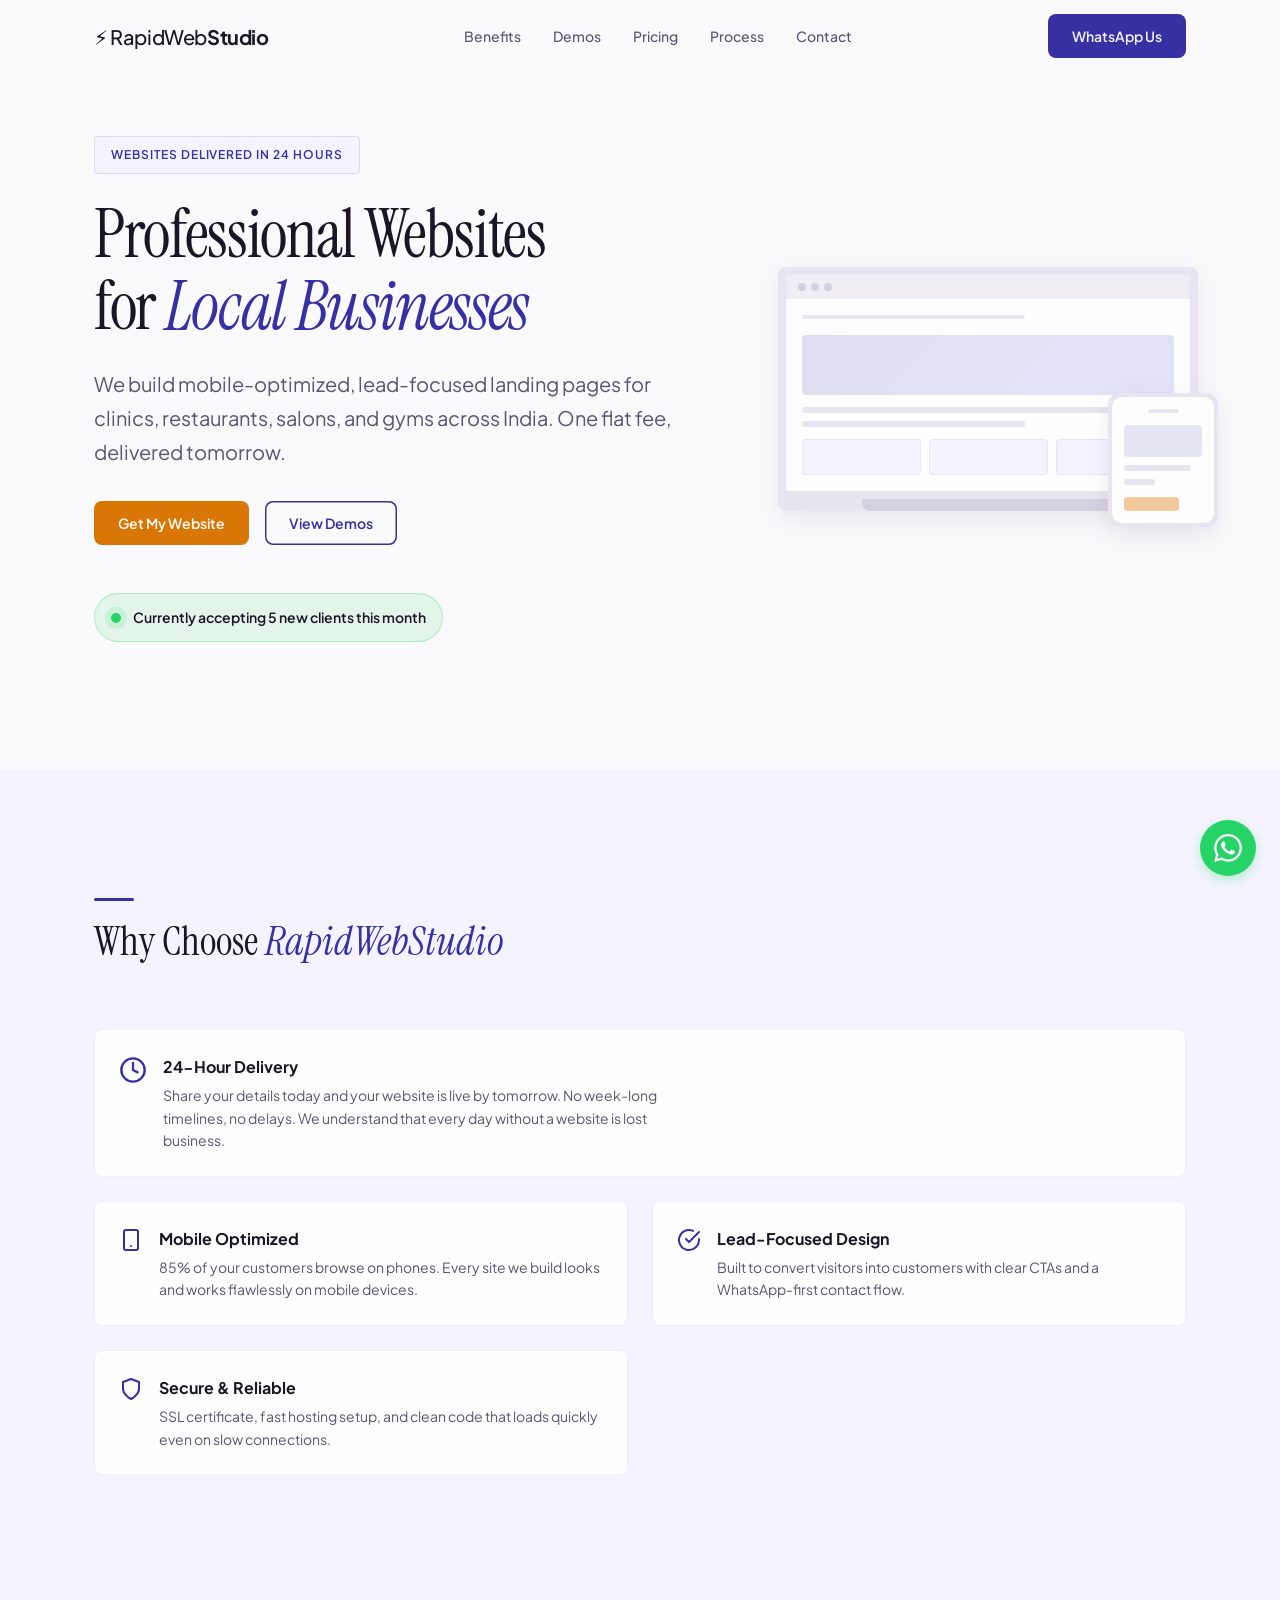
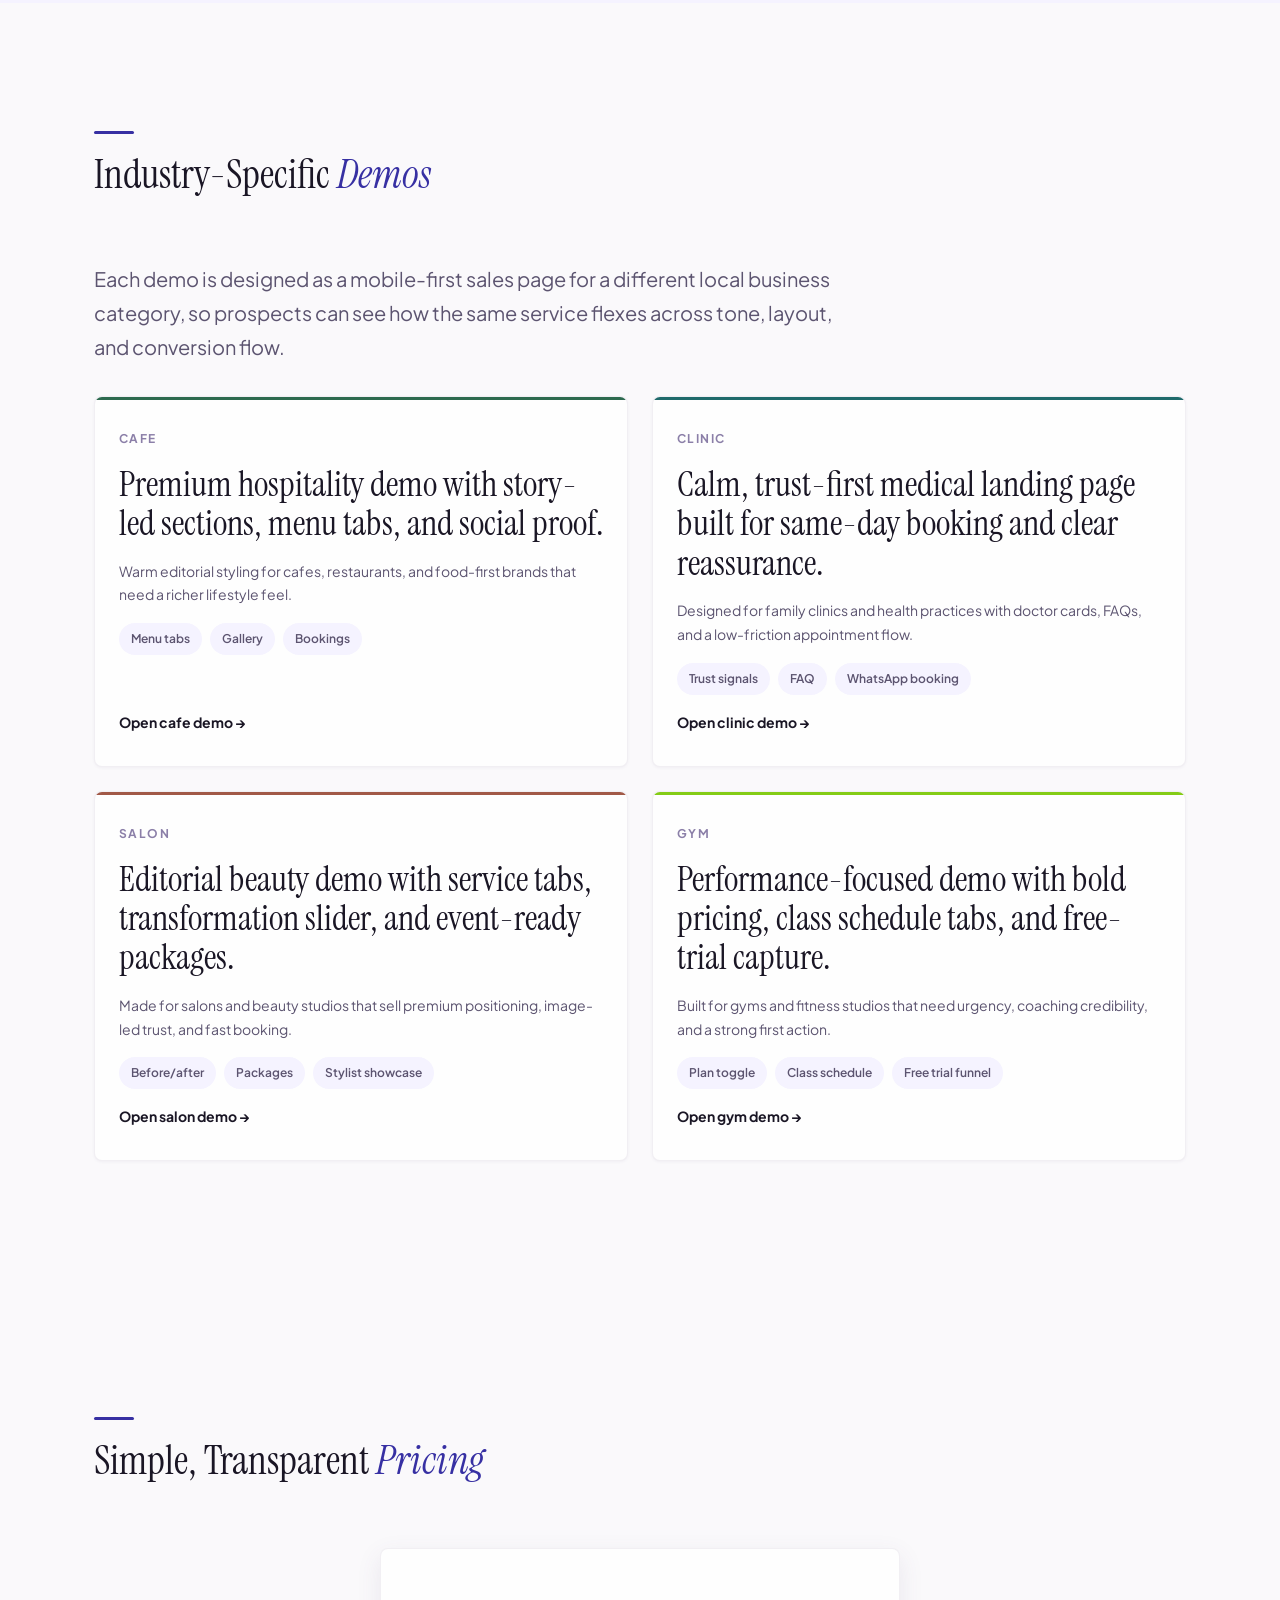
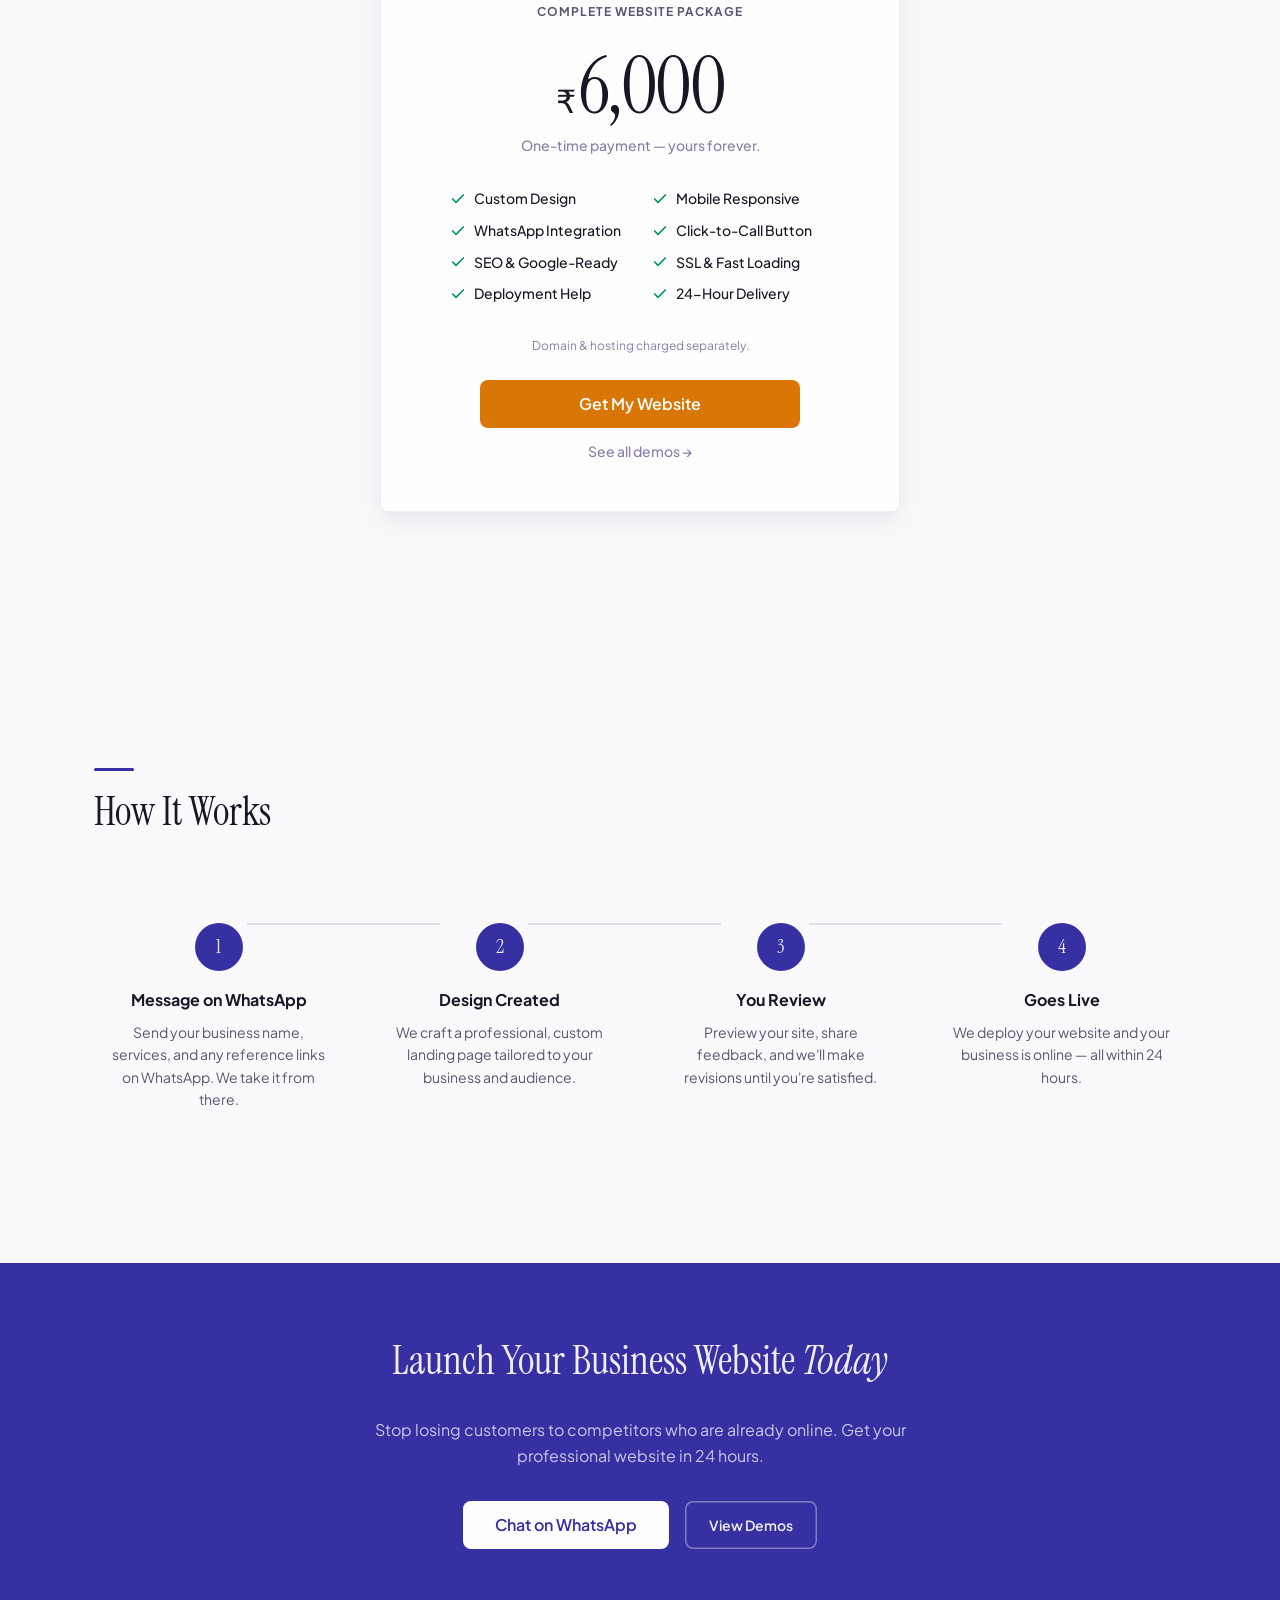
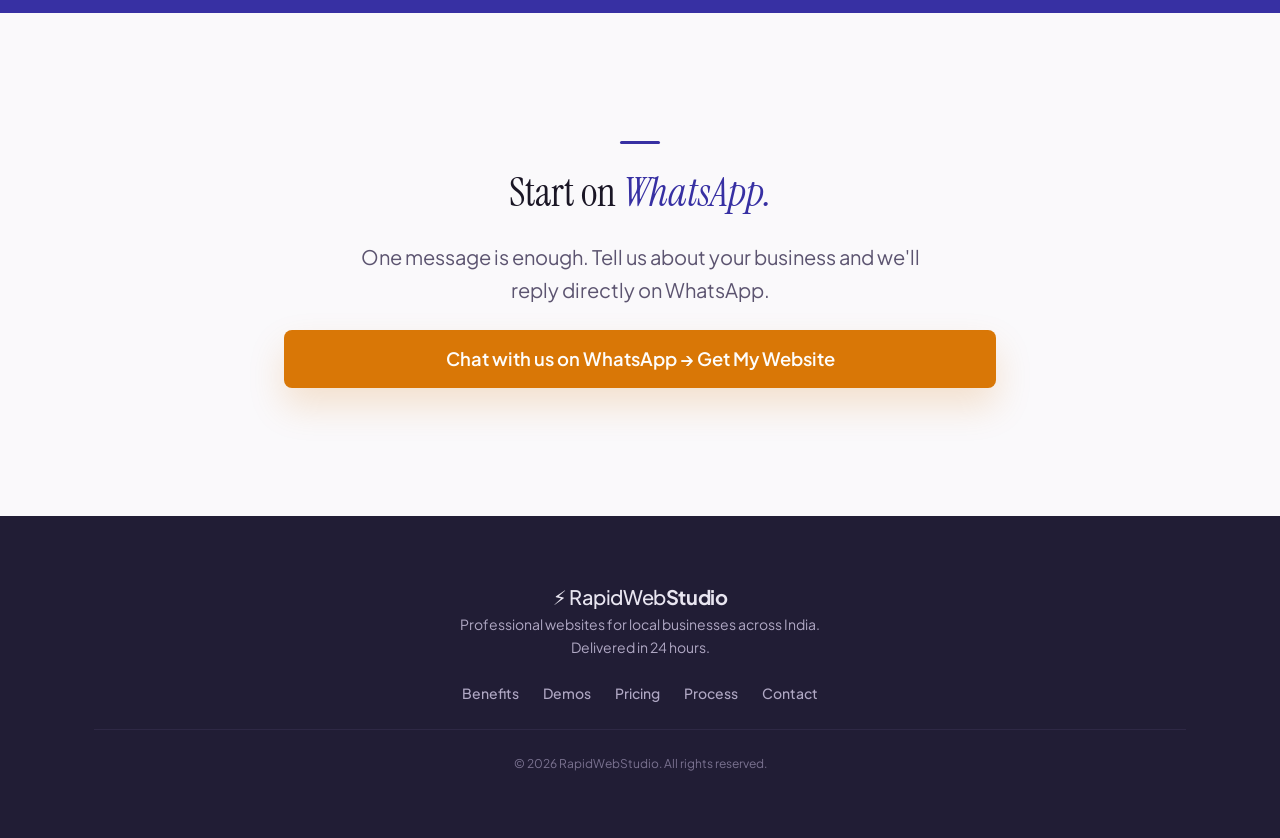
<file: index.html>
﻿<!DOCTYPE html>
<html lang="en">
<head>
    <meta charset="UTF-8">
    <meta name="viewport" content="width=device-width, initial-scale=1.0">
    <title>RapidWebStudio — Professional Websites for Local Businesses</title>
    <meta name="description" content="Get a professional, mobile-optimized website for your local business in just 24 hours. One-time Rs.6,000 payment. No subscriptions, no hidden fees.">
    <link rel="canonical" href="https://rapidwebstudio.directdealkart.store">
    <link rel="preconnect" href="https://fonts.googleapis.com">
    <link rel="preconnect" href="https://fonts.gstatic.com" crossorigin>
    <link href="https://fonts.googleapis.com/css2?family=Instrument+Serif:ital@0;1&family=Plus+Jakarta+Sans:wght@400;500;600;700&display=swap" rel="stylesheet">
    <link rel="stylesheet" href="style.css?v=16">
    <meta property="og:title" content="RapidWebStudio — Professional Websites for Local Businesses">
    <meta property="og:description" content="Get a professional, mobile-optimized website for your local business in just 24 hours. One-time ₹6,000 payment.">
    <meta property="og:type" content="website">
</head>
<body>

    <!-- ========== NAVBAR ========== -->
    <header class="navbar" id="navbar">
        <div class="container navbar__inner">
            <a href="#" class="navbar__logo" aria-label="RapidWebStudio home">&#9889; RapidWeb<strong>Studio</strong></a>
            <nav class="navbar__nav" id="navMenu" aria-label="Main navigation">
                <ul class="navbar__list">
                    <li><a href="#benefits" class="navbar__link">Benefits</a></li>
                    <li><a href="#demos" class="navbar__link">Demos</a></li>
                    <li><a href="#pricing" class="navbar__link">Pricing</a></li>
                    <li><a href="#process" class="navbar__link">Process</a></li>
                    <li><a href="#contact" class="navbar__link">Contact</a></li>
                </ul>
            </nav>
            <a href="https://wa.me/918668582490?text=Hi%2C%20I%20want%20a%20website%20for%20my%20business" class="btn btn--primary navbar__cta" target="_blank" rel="noopener">WhatsApp Us</a>
            <button class="navbar__hamburger" id="hamburgerBtn" aria-label="Toggle menu" aria-expanded="false">
                <span></span>
                <span></span>
                <span></span>
            </button>
        </div>
    </header>

    <main>

        <!-- ========== HERO ========== -->
        <section class="hero" id="hero">
            <div class="container hero__inner">
                <div class="hero__content">
                    <span class="hero__badge">Websites Delivered in 24 Hours</span>
                    <h1 class="hero__title">Professional Websites<br class="desktop-br"> for <em>Local Businesses</em></h1>
                    <p class="hero__text">We build mobile-optimized, lead-focused landing pages for clinics, restaurants, salons, and gyms across India. One flat fee, delivered tomorrow.</p>
                    <div class="hero__actions">
                        <a href="https://wa.me/918668582490?text=Hi%2C%20I%20want%20a%20website%20for%20my%20business" class="btn btn--accent" target="_blank" rel="noopener">Get My Website</a>
                        <a href="#demos" class="btn btn--outline">View Demos</a>
                    </div>
                    <div class="hero__trust">
                        <span class="hero__availability">Currently accepting 5 new clients this month</span>
                    </div>
                </div>
                <div class="hero__visual" aria-hidden="true">
                    <div class="mockup">
                        <div class="mockup__laptop">
                            <div class="mockup__screen">
                                <div class="mockup__bar">
                                    <span></span><span></span><span></span>
                                </div>
                                <div class="mockup__content">
                                    <div class="mockup__nav-line"></div>
                                    <div class="mockup__hero-block"></div>
                                    <div class="mockup__text-line mockup__text-line--wide"></div>
                                    <div class="mockup__text-line mockup__text-line--medium"></div>
                                    <div class="mockup__cards">
                                        <div class="mockup__card"></div>
                                        <div class="mockup__card"></div>
                                        <div class="mockup__card"></div>
                                    </div>
                                </div>
                            </div>
                            <div class="mockup__base"></div>
                        </div>
                        <div class="mockup__phone">
                            <div class="mockup__phone-screen">
                                <div class="mockup__phone-header"></div>
                                <div class="mockup__phone-block"></div>
                                <div class="mockup__text-line mockup__text-line--wide"></div>
                                <div class="mockup__text-line mockup__text-line--short"></div>
                                <div class="mockup__phone-btn"></div>
                            </div>
                        </div>
                    </div>
                </div>
            </div>
        </section>

        <!-- ========== BENEFITS ========== -->
        <section class="benefits section section--alt" id="benefits">
            <div class="container">
                <div class="section__header">
                    <span class="section__accent-line"></span>
                    <h2 class="section__title">Why Choose <em>RapidWebStudio</em></h2>
                </div>
                <div class="benefits__grid">
                    <div class="benefits__item benefits__item--featured reveal reveal-delay-0">
                        <div class="benefits__icon">
                            <svg width="28" height="28" viewBox="0 0 24 24" fill="none" stroke="currentColor" stroke-width="2" stroke-linecap="round" stroke-linejoin="round"><circle cx="12" cy="12" r="10"/><polyline points="12 6 12 12 16 14"/></svg>
                        </div>
                        <div>
                            <h3 class="benefits__heading">24-Hour Delivery</h3>
                            <p class="benefits__desc">Share your details today and your website is live by tomorrow. No week-long timelines, no delays. We understand that every day without a website is lost business.</p>
                        </div>
                    </div>
                    <div class="benefits__item reveal reveal-delay-1">
                        <div class="benefits__icon">
                            <svg width="24" height="24" viewBox="0 0 24 24" fill="none" stroke="currentColor" stroke-width="2" stroke-linecap="round" stroke-linejoin="round"><rect x="5" y="2" width="14" height="20" rx="2" ry="2"/><line x1="12" y1="18" x2="12" y2="18"/></svg>
                        </div>
                        <div>
                            <h3 class="benefits__heading">Mobile Optimized</h3>
                            <p class="benefits__desc">85% of your customers browse on phones. Every site we build looks and works flawlessly on mobile devices.</p>
                        </div>
                    </div>
                    <div class="benefits__item reveal reveal-delay-2">
                        <div class="benefits__icon">
                            <svg width="24" height="24" viewBox="0 0 24 24" fill="none" stroke="currentColor" stroke-width="2" stroke-linecap="round" stroke-linejoin="round"><path d="M22 11.08V12a10 10 0 1 1-5.93-9.14"/><polyline points="22 4 12 14.01 9 11.01"/></svg>
                        </div>
                        <div>
                            <h3 class="benefits__heading">Lead-Focused Design</h3>
                            <p class="benefits__desc">Built to convert visitors into customers with clear CTAs and a WhatsApp-first contact flow.</p>
                        </div>
                    </div>
                    <div class="benefits__item reveal reveal-delay-3">
                        <div class="benefits__icon">
                            <svg width="24" height="24" viewBox="0 0 24 24" fill="none" stroke="currentColor" stroke-width="2" stroke-linecap="round" stroke-linejoin="round"><path d="M12 22s8-4 8-10V5l-8-3-8 3v7c0 6 8 10 8 10z"/></svg>
                        </div>
                        <div>
                            <h3 class="benefits__heading">Secure &amp; Reliable</h3>
                            <p class="benefits__desc">SSL certificate, fast hosting setup, and clean code that loads quickly even on slow connections.</p>
                        </div>
                    </div>
                </div>
            </div>
        </section>

        <!-- ========== DEMOS ========== -->
        <section class="demo-gallery section" id="demos">
            <div class="container">
                <div class="section__header">
                    <span class="section__accent-line"></span>
                    <h2 class="section__title">Industry-Specific <em>Demos</em></h2>
                </div>
                <div class="demo-gallery__intro">
                    <p>Each demo is designed as a mobile-first sales page for a different local business category, so prospects can see how the same service flexes across tone, layout, and conversion flow.</p>
                </div>
                <div class="demo-grid">
                    <article class="demo-card demo-card--cafe reveal demo-delay-0">
                        <p class="demo-card__eyebrow">Cafe</p>
                        <h3 class="demo-card__title">Premium hospitality demo with story-led sections, menu tabs, and social proof.</h3>
                        <p class="demo-card__text">Warm editorial styling for cafes, restaurants, and food-first brands that need a richer lifestyle feel.</p>
                        <div class="demo-card__tags">
                            <span class="demo-card__tag">Menu tabs</span>
                            <span class="demo-card__tag">Gallery</span>
                            <span class="demo-card__tag">Bookings</span>
                        </div>
                        <a href="demos/premium/" class="demo-card__link" target="_blank" rel="noopener">Open cafe demo &rarr;</a>
                    </article>
                    <article class="demo-card demo-card--clinic reveal demo-delay-1">
                        <p class="demo-card__eyebrow">Clinic</p>
                        <h3 class="demo-card__title">Calm, trust-first medical landing page built for same-day booking and clear reassurance.</h3>
                        <p class="demo-card__text">Designed for family clinics and health practices with doctor cards, FAQs, and a low-friction appointment flow.</p>
                        <div class="demo-card__tags">
                            <span class="demo-card__tag">Trust signals</span>
                            <span class="demo-card__tag">FAQ</span>
                            <span class="demo-card__tag">WhatsApp booking</span>
                        </div>
                        <a href="demos/clinic/" class="demo-card__link" target="_blank" rel="noopener">Open clinic demo &rarr;</a>
                    </article>
                    <article class="demo-card demo-card--salon reveal demo-delay-2">
                        <p class="demo-card__eyebrow">Salon</p>
                        <h3 class="demo-card__title">Editorial beauty demo with service tabs, transformation slider, and event-ready packages.</h3>
                        <p class="demo-card__text">Made for salons and beauty studios that sell premium positioning, image-led trust, and fast booking.</p>
                        <div class="demo-card__tags">
                            <span class="demo-card__tag">Before/after</span>
                            <span class="demo-card__tag">Packages</span>
                            <span class="demo-card__tag">Stylist showcase</span>
                        </div>
                        <a href="demos/salon/" class="demo-card__link" target="_blank" rel="noopener">Open salon demo &rarr;</a>
                    </article>
                    <article class="demo-card demo-card--gym reveal demo-delay-3">
                        <p class="demo-card__eyebrow">Gym</p>
                        <h3 class="demo-card__title">Performance-focused demo with bold pricing, class schedule tabs, and free-trial capture.</h3>
                        <p class="demo-card__text">Built for gyms and fitness studios that need urgency, coaching credibility, and a strong first action.</p>
                        <div class="demo-card__tags">
                            <span class="demo-card__tag">Plan toggle</span>
                            <span class="demo-card__tag">Class schedule</span>
                            <span class="demo-card__tag">Free trial funnel</span>
                        </div>
                        <a href="demos/gym/" class="demo-card__link" target="_blank" rel="noopener">Open gym demo &rarr;</a>
                    </article>
                </div>
            </div>
        </section>

        <!-- ========== PRICING ========== -->
        <section class="pricing section" id="pricing">
            <div class="container">
                <div class="section__header">
                    <span class="section__accent-line"></span>
                    <h2 class="section__title">Simple, Transparent <em>Pricing</em></h2>
                </div>

                <div class="pricing__card reveal reveal-delay-0">
                    <span class="pricing__badge">Complete Website Package</span>
                    <div class="pricing__price-row">
                        <span class="pricing__currency">&#8377;</span><span class="pricing__amount">6,000</span>
                    </div>
                    <p class="pricing__tag">One-time payment &mdash; yours forever.</p>

                    <ul class="pricing__features" role="list">
                        <li class="pricing__feature">
                            <svg width="16" height="16" viewBox="0 0 24 24" fill="none" stroke="var(--clr-success)" stroke-width="2.5" stroke-linecap="round" stroke-linejoin="round" aria-hidden="true"><polyline points="20 6 9 17 4 12"/></svg>
                            Custom Design
                        </li>
                        <li class="pricing__feature">
                            <svg width="16" height="16" viewBox="0 0 24 24" fill="none" stroke="var(--clr-success)" stroke-width="2.5" stroke-linecap="round" stroke-linejoin="round" aria-hidden="true"><polyline points="20 6 9 17 4 12"/></svg>
                            Mobile Responsive
                        </li>
                        <li class="pricing__feature">
                            <svg width="16" height="16" viewBox="0 0 24 24" fill="none" stroke="var(--clr-success)" stroke-width="2.5" stroke-linecap="round" stroke-linejoin="round" aria-hidden="true"><polyline points="20 6 9 17 4 12"/></svg>
                            WhatsApp Integration
                        </li>
                        <li class="pricing__feature">
                            <svg width="16" height="16" viewBox="0 0 24 24" fill="none" stroke="var(--clr-success)" stroke-width="2.5" stroke-linecap="round" stroke-linejoin="round" aria-hidden="true"><polyline points="20 6 9 17 4 12"/></svg>
                            Click-to-Call Button
                        </li>
                        <li class="pricing__feature">
                            <svg width="16" height="16" viewBox="0 0 24 24" fill="none" stroke="var(--clr-success)" stroke-width="2.5" stroke-linecap="round" stroke-linejoin="round" aria-hidden="true"><polyline points="20 6 9 17 4 12"/></svg>
                            SEO &amp; Google-Ready
                        </li>
                        <li class="pricing__feature">
                            <svg width="16" height="16" viewBox="0 0 24 24" fill="none" stroke="var(--clr-success)" stroke-width="2.5" stroke-linecap="round" stroke-linejoin="round" aria-hidden="true"><polyline points="20 6 9 17 4 12"/></svg>
                            SSL &amp; Fast Loading
                        </li>
                        <li class="pricing__feature">
                            <svg width="16" height="16" viewBox="0 0 24 24" fill="none" stroke="var(--clr-success)" stroke-width="2.5" stroke-linecap="round" stroke-linejoin="round" aria-hidden="true"><polyline points="20 6 9 17 4 12"/></svg>
                            Deployment Help
                        </li>
                        <li class="pricing__feature">
                            <svg width="16" height="16" viewBox="0 0 24 24" fill="none" stroke="var(--clr-success)" stroke-width="2.5" stroke-linecap="round" stroke-linejoin="round" aria-hidden="true"><polyline points="20 6 9 17 4 12"/></svg>
                            24-Hour Delivery
                        </li>
                    </ul>

                    <p class="pricing__note">Domain &amp; hosting charged separately.</p>

                    <div class="pricing__action">
                        <a href="https://wa.me/918668582490?text=Hi%2C%20I%20want%20a%20website%20for%20my%20business" class="btn btn--accent btn--lg pricing__cta" target="_blank" rel="noopener">Get My Website</a>
                        <a href="#demos" class="pricing__demo">See all demos &rarr;</a>
                    </div>
                </div>
            </div>
        </section>

        <!-- ========== HOW IT WORKS ========== -->
        <section class="process section" id="process">
            <div class="container">
                <div class="section__header">
                    <span class="section__accent-line"></span>
                    <h2 class="section__title">How It Works</h2>
                </div>
                <div class="process__timeline">
                    <div class="process__step reveal reveal-delay-0">
                        <div class="process__number">1</div>
                        <div class="process__connector" aria-hidden="true"></div>
                        <h3 class="process__label">Message on WhatsApp</h3>
                        <p class="process__desc">Send your business name, services, and any reference links on WhatsApp. We take it from there.</p>
                    </div>
                    <div class="process__step reveal reveal-delay-1">
                        <div class="process__number">2</div>
                        <div class="process__connector" aria-hidden="true"></div>
                        <h3 class="process__label">Design Created</h3>
                        <p class="process__desc">We craft a professional, custom landing page tailored to your business and audience.</p>
                    </div>
                    <div class="process__step reveal reveal-delay-2">
                        <div class="process__number">3</div>
                        <div class="process__connector" aria-hidden="true"></div>
                        <h3 class="process__label">You Review</h3>
                        <p class="process__desc">Preview your site, share feedback, and we'll make revisions until you're satisfied.</p>
                    </div>
                    <div class="process__step reveal reveal-delay-3">
                        <div class="process__number">4</div>
                        <h3 class="process__label">Goes Live</h3>
                        <p class="process__desc">We deploy your website and your business is online — all within 24 hours.</p>
                    </div>
                </div>
            </div>
        </section>

        <!-- ========== CTA BANNER ========== -->
        <section class="cta-banner">
            <div class="container cta-banner__inner">
                <h2 class="cta-banner__title">Launch Your Business Website <em>Today</em></h2>
                <p class="cta-banner__text">Stop losing customers to competitors who are already online. Get your professional website in 24 hours.</p>
                <div class="cta-banner__actions">
                    <a href="https://wa.me/918668582490?text=Hi%2C%20I%20want%20a%20website%20for%20my%20business" class="btn btn--white btn--lg" target="_blank" rel="noopener">Chat on WhatsApp</a>
                    <a href="#demos" class="btn btn--white-outline">View Demos</a>
                </div>
            </div>
        </section>

        <!-- ========== CONTACT ========== -->
        <section class="contact section" id="contact">
            <div class="container contact__inner">
                <span class="section__accent-line"></span>
                <h2 class="section__title">Start on <em>WhatsApp.</em></h2>
                <p class="contact__lead">One message is enough. Tell us about your business and we'll reply directly on WhatsApp.</p>
                <a href="https://wa.me/918668582490?text=Hi%2C%20I%20want%20a%20website%20for%20my%20business" class="btn btn--accent btn--lg contact__direct-cta" target="_blank" rel="noopener">Chat with us on WhatsApp &rarr; Get My Website</a>
            </div>
        </section>

    </main>

    <!-- ========== FOOTER ========== -->
    <footer class="footer">
        <div class="container footer__inner">
            <div class="footer__brand">
                <a href="#" class="footer__logo">&#9889; RapidWeb<strong>Studio</strong></a>
                <p class="footer__tagline">Professional websites for local businesses across India. Delivered in 24 hours.</p>
            </div>
            <nav class="footer__nav" aria-label="Footer navigation">
                <a href="#benefits">Benefits</a>
                <a href="#demos">Demos</a>
                <a href="#pricing">Pricing</a>
                <a href="#process">Process</a>
                <a href="#contact">Contact</a>
            </nav>
            <p class="footer__copy">&#169; 2026 RapidWebStudio. All rights reserved.</p>
        </div>
    </footer>

    <!-- ========== WHATSAPP FLOATING BUTTON ========== -->
    <a href="https://wa.me/918668582490?text=Hi%2C%20I%20want%20a%20website%20for%20my%20business" class="whatsapp-float" target="_blank" rel="noopener" aria-label="Chat on WhatsApp">
        <svg width="28" height="28" viewBox="0 0 24 24" fill="#fafafa"><path d="M17.472 14.382c-.297-.149-1.758-.867-2.03-.967-.273-.099-.471-.148-.67.15-.197.297-.767.966-.94 1.164-.173.199-.347.223-.644.075-.297-.15-1.255-.463-2.39-1.475-.883-.788-1.48-1.761-1.653-2.059-.173-.297-.018-.458.13-.606.134-.133.298-.347.446-.52.149-.174.198-.298.298-.497.099-.198.05-.371-.025-.52-.075-.149-.669-1.612-.916-2.207-.242-.579-.487-.5-.669-.51-.173-.008-.371-.01-.57-.01-.198 0-.52.074-.792.372-.272.297-1.04 1.016-1.04 2.479 0 1.462 1.065 2.875 1.213 3.074.149.198 2.096 3.2 5.077 4.487.709.306 1.262.489 1.694.625.712.227 1.36.195 1.871.118.571-.085 1.758-.719 2.006-1.413.248-.694.248-1.289.173-1.413-.074-.124-.272-.198-.57-.347m-5.421 7.403h-.004a9.87 9.87 0 0 1-5.031-1.378l-.361-.214-3.741.982.998-3.648-.235-.374a9.86 9.86 0 0 1-1.51-5.26c.001-5.45 4.436-9.884 9.888-9.884 2.64 0 5.122 1.03 6.988 2.898a9.825 9.825 0 0 1 2.893 6.994c-.003 5.45-4.437 9.884-9.885 9.884m8.413-18.297A11.815 11.815 0 0 0 12.05 0C5.495 0 .16 5.335.157 11.892c0 2.096.547 4.142 1.588 5.945L.057 24l6.305-1.654a11.882 11.882 0 0 0 5.683 1.448h.005c6.554 0 11.89-5.335 11.893-11.893a11.821 11.821 0 0 0-3.48-8.413z"/></svg>
    </a>

    <script src="script.js?v=2"></script>
</body>
</html>
</file>
<file: style.css>
﻿/* ============================================================
   RAPIDWEBSTUDIO — Editorial Studio Aesthetic
   Instrument Serif + Plus Jakarta Sans | Indigo + Amber
   ============================================================ */

/* ======================== CUSTOM PROPERTIES ======================== */
:root {
    /* --- Typography --- */
    --font-display: 'Instrument Serif', Georgia, serif;
    --font-body: 'Plus Jakarta Sans', system-ui, sans-serif;

    --text-xs: 0.75rem;
    --text-sm: 0.875rem;
    --text-base: 1rem;
    --text-lg: clamp(1.125rem, 1vw + 0.875rem, 1.25rem);
    --text-xl: clamp(1.8rem, 2.5vw + 0.5rem, 2.5rem);
    --text-hero: clamp(2.8rem, 4vw + 1rem, 5rem);

    /* --- Colors --- */
    --clr-primary: #3730a3;
    --clr-primary-dark: #2e2990;
    --clr-primary-light: #4f46e5;
    --clr-accent: #d97706;
    --clr-accent-hover: #b45309;

    --clr-bg: #faf9fb;
    --clr-bg-alt: #f5f3ff;
    --clr-surface: #fefefe;

    --clr-text: #1a1625;
    --clr-text-secondary: #5c5470;
    --clr-text-muted: #8b7fa8;

    --clr-border: rgba(90, 70, 120, 0.08);
    --clr-border-strong: rgba(90, 70, 120, 0.15);

    --clr-success: #059669;
    --clr-whatsapp: #25d366;

    /* --- Spacing (4pt base) --- */
    --sp-1: 4px;
    --sp-2: 8px;
    --sp-3: 12px;
    --sp-4: 16px;
    --sp-6: 24px;
    --sp-8: 32px;
    --sp-12: 48px;
    --sp-16: 64px;
    --sp-24: 96px;
    --sp-32: 128px;

    /* --- Section vertical padding --- */
    --section-py: clamp(80px, 10vw, 140px);

    /* --- Layout --- */
    --container-max: 1140px;
    --navbar-h: 72px;

    /* --- Shadows --- */
    --shadow-sm: 0 1px 3px rgba(90, 70, 120, 0.06);
    --shadow-md: 0 4px 12px rgba(90, 70, 120, 0.08);
    --shadow-lg: 0 8px 24px rgba(90, 70, 120, 0.1);

    /* --- Radius --- */
    --radius-sm: 4px;
    --radius-md: 8px;

    /* --- Motion --- */
    --ease-out-quart: cubic-bezier(0.25, 1, 0.5, 1);
    --duration-enter: 600ms;
}

/* ======================== RESET ======================== */
*, *::before, *::after {
    margin: 0;
    padding: 0;
    box-sizing: border-box;
}

html {
    scroll-behavior: smooth;
    scroll-padding-top: var(--navbar-h);
    -webkit-text-size-adjust: 100%;
    -moz-text-size-adjust: 100%;
    text-size-adjust: 100%;
}

body {
    font-family: var(--font-body);
    font-size: var(--text-base);
    font-weight: 400;
    line-height: 1.65;
    color: var(--clr-text);
    background: var(--clr-bg);
    -webkit-font-smoothing: antialiased;
    -moz-osx-font-smoothing: grayscale;
    overflow-x: hidden;
}

body.menu-open {
    overflow: hidden;
}

img, svg {
    display: block;
    max-width: 100%;
}

a {
    color: inherit;
    text-decoration: none;
}

ul, ol {
    list-style: none;
}

button {
    font: inherit;
    cursor: pointer;
    border: none;
    background: none;
}

input, textarea {
    font: inherit;
    border: none;
    outline: none;
}

/* ======================== UTILITY ======================== */
.container {
    width: 100%;
    max-width: var(--container-max);
    margin-inline: auto;
    padding-inline: var(--sp-6);
}

.section {
    padding-block: var(--section-py);
}

.section--alt {
    background: var(--clr-bg-alt);
}

.section__header {
    margin-bottom: var(--sp-16);
}

.section__accent-line {
    display: block;
    width: 40px;
    height: 3px;
    background: var(--clr-primary);
    margin-bottom: var(--sp-4);
    border-radius: 2px;
}

.section__title {
    font-family: var(--font-display);
    font-size: var(--text-xl);
    font-weight: 400;
    line-height: 1.2;
    color: var(--clr-text);
}

.section__title em {
    font-style: italic;
    color: var(--clr-primary);
}

/* ======================== BUTTONS ======================== */
.btn {
    display: inline-flex;
    align-items: center;
    justify-content: center;
    gap: var(--sp-2);
    font-family: var(--font-body);
    font-weight: 600;
    font-size: var(--text-sm);
    line-height: 1;
    padding: var(--sp-3) var(--sp-6);
    border-radius: var(--radius-md);
    transition: background 300ms var(--ease-out-quart),
                color 300ms var(--ease-out-quart),
                transform 300ms var(--ease-out-quart),
                box-shadow 300ms var(--ease-out-quart);
    white-space: nowrap;
    min-height: 44px;
}

.btn:hover {
    transform: translateY(-2px);
}

.btn:active {
    transform: translateY(0);
}

.btn:focus-visible {
    outline: 2px solid var(--clr-primary);
    outline-offset: 2px;
}

.btn:disabled,
.btn[aria-disabled="true"] {
    opacity: 0.55;
    cursor: not-allowed;
    pointer-events: none;
}

.btn--ghost {
    background: transparent;
    color: var(--clr-text-secondary);
    padding: var(--sp-3) var(--sp-4);
    font-size: var(--text-sm);
}

.btn--ghost:hover {
    color: var(--clr-text);
    background: var(--clr-bg-alt);
}

.btn--primary {
    background: var(--clr-primary);
    color: #f0eef5;
}

.btn--primary:hover {
    background: var(--clr-primary-dark);
    box-shadow: var(--shadow-md);
}

.btn--accent {
    background: var(--clr-accent);
    color: #fefdfb;
}

.btn--accent:hover {
    background: var(--clr-accent-hover);
    box-shadow: var(--shadow-md);
}

.btn--outline {
    background: transparent;
    color: var(--clr-primary);
    box-shadow: inset 0 0 0 1.5px var(--clr-primary);
}

.btn--outline:hover {
    background: var(--clr-primary);
    color: #f0eef5;
}

.btn--lg {
    padding: var(--sp-4) var(--sp-8);
    font-size: var(--text-base);
}

.btn--white {
    background: #fefefe;
    color: var(--clr-primary);
}

.btn--white:hover {
    background: #f0eef5;
    box-shadow: var(--shadow-md);
}

.btn--white-outline {
    background: transparent;
    color: #f0eef5;
    box-shadow: inset 0 0 0 1.5px rgba(240, 238, 245, 0.4);
}

.btn--white-outline:hover {
    background: rgba(240, 238, 245, 0.12);
    box-shadow: inset 0 0 0 1.5px rgba(240, 238, 245, 0.7);
}

.btn--whatsapp {
    background: var(--clr-whatsapp);
    color: #fefefe;
}

.btn--whatsapp:hover {
    background: #1eba59;
    box-shadow: var(--shadow-md);
}

a:focus-visible,
.navbar__link:focus-visible,
.footer__nav a:focus-visible,
.whatsapp-float:focus-visible,
.contact__info-value:focus-visible {
    outline: 2px solid var(--clr-primary);
    outline-offset: 2px;
    border-radius: var(--radius-sm);
}

/* ======================== SCROLL REVEAL ======================== */
.reveal {
    opacity: 0;
    transform: translateY(24px);
}

.reveal.is-visible {
    opacity: 1;
    transform: translateY(0);
    transition: opacity var(--duration-enter) var(--ease-out-quart),
                transform var(--duration-enter) var(--ease-out-quart);
    transition-delay: calc(var(--i, 0) * 80ms);
}

@media (prefers-reduced-motion: reduce) {
    .reveal {
        opacity: 1;
        transform: none;
    }
    .reveal.is-visible {
        transition: none;
    }
    *, *::before, *::after {
        animation-duration: 0.01ms !important;
        transition-duration: 0.01ms !important;
    }
}

/* ======================== NAVBAR ======================== */
.navbar {
    position: fixed;
    top: 0;
    left: 0;
    right: 0;
    z-index: 100;
    height: var(--navbar-h);
    transition: background 300ms var(--ease-out-quart),
                box-shadow 300ms var(--ease-out-quart);
}

.navbar.is-scrolled {
    background: var(--clr-bg);
    box-shadow: 0 1px 0 var(--clr-border);
}

.navbar__inner {
    display: flex;
    align-items: center;
    height: 100%;
    gap: var(--sp-8);
}

.navbar__logo {
    font-family: var(--font-body);
    font-size: var(--text-lg);
    font-weight: 500;
    color: var(--clr-text);
    letter-spacing: -0.02em;
    flex-shrink: 0;
}

.navbar__logo strong {
    font-weight: 700;
}

.navbar__nav {
    flex: 1;
    display: flex;
    justify-content: center;
}

.navbar__list {
    display: flex;
    align-items: center;
    gap: var(--sp-8);
}

.navbar__link {
    font-size: var(--text-sm);
    font-weight: 500;
    color: var(--clr-text-secondary);
    padding: var(--sp-2) 0;
    position: relative;
    transition: color 200ms var(--ease-out-quart);
}

.navbar__link::after {
    content: '';
    position: absolute;
    bottom: -2px;
    left: 0;
    width: 0;
    height: 2px;
    background: var(--clr-primary);
    transition: width 300ms var(--ease-out-quart);
}

.navbar__link:hover,
.navbar__link.is-active {
    color: var(--clr-primary);
}

.navbar__link.is-active::after {
    width: 100%;
}

.navbar__cta {
    flex-shrink: 0;
}

.navbar__hamburger {
    display: none;
    flex-direction: column;
    justify-content: center;
    gap: 5px;
    width: 44px;
    height: 44px;
    padding: var(--sp-2);
}

.navbar__hamburger span {
    display: block;
    width: 22px;
    height: 2px;
    background: var(--clr-text);
    border-radius: 1px;
    transition: transform 300ms var(--ease-out-quart),
                opacity 200ms var(--ease-out-quart);
}

.navbar__hamburger.is-active span:nth-child(1) {
    transform: translateY(7px) rotate(45deg);
}

.navbar__hamburger.is-active span:nth-child(2) {
    opacity: 0;
}

.navbar__hamburger.is-active span:nth-child(3) {
    transform: translateY(-7px) rotate(-45deg);
}

/* ======================== HERO ======================== */
.hero {
    padding-top: calc(var(--navbar-h) + var(--sp-16));
    padding-bottom: var(--section-py);
    background: var(--clr-bg);
}

.hero__inner {
    display: grid;
    grid-template-columns: 55% 45%;
    gap: var(--sp-12);
    align-items: center;
}

.hero__badge {
    display: inline-block;
    font-size: var(--text-xs);
    font-weight: 600;
    text-transform: uppercase;
    letter-spacing: 0.08em;
    color: var(--clr-primary);
    background: var(--clr-bg-alt);
    border: 1px solid var(--clr-border-strong);
    padding: var(--sp-2) var(--sp-4);
    border-radius: var(--radius-sm);
    margin-bottom: var(--sp-6);
}

.hero__title {
    font-family: var(--font-display);
    font-size: var(--text-hero);
    font-weight: 400;
    line-height: 1.08;
    color: var(--clr-text);
    margin-bottom: var(--sp-6);
    letter-spacing: -0.02em;
}

.hero__title em {
    font-style: italic;
    color: var(--clr-primary);
}

.hero__text {
    font-size: var(--text-lg);
    color: var(--clr-text-secondary);
    max-width: 52ch;
    margin-bottom: var(--sp-8);
    line-height: 1.7;
}

.hero__actions {
    display: flex;
    gap: var(--sp-4);
    flex-wrap: wrap;
    margin-bottom: var(--sp-12);
}

.hero__trust {
    display: flex;
    align-items: center;
    gap: var(--sp-4);
}

.hero__availability {
    display: inline-flex;
    align-items: center;
    gap: var(--sp-3);
    padding: var(--sp-3) var(--sp-4);
    border-radius: 999px;
    background: rgba(37, 211, 102, 0.1);
    border: 1px solid rgba(37, 211, 102, 0.28);
    color: var(--clr-text);
    font-size: var(--text-sm);
    font-weight: 600;
}

.hero__availability::before {
    content: '';
    width: 10px;
    height: 10px;
    border-radius: 50%;
    background: var(--clr-whatsapp);
    box-shadow: 0 0 0 6px rgba(37, 211, 102, 0.14);
}

/* ---- CSS Mockup Illustration ---- */
.hero__visual {
    display: flex;
    justify-content: center;
    align-items: center;
}

.mockup {
    position: relative;
    width: 100%;
    max-width: 420px;
}

.mockup__laptop {
    background: #e8e5f0;
    border-radius: var(--radius-md);
    overflow: hidden;
    box-shadow: var(--shadow-lg);
}

.mockup__screen {
    background: var(--clr-surface);
    margin: var(--sp-2);
    border-radius: var(--radius-sm);
    overflow: hidden;
}

.mockup__bar {
    display: flex;
    gap: 5px;
    padding: var(--sp-2) var(--sp-3);
    background: #f0edf5;
}

.mockup__bar span {
    width: 8px;
    height: 8px;
    border-radius: 50%;
    background: #d4d0e0;
}

.mockup__content {
    padding: var(--sp-4);
}

.mockup__nav-line {
    width: 60%;
    height: 4px;
    background: #e8e5f0;
    border-radius: 2px;
    margin-bottom: var(--sp-4);
}

.mockup__hero-block {
    width: 100%;
    height: 60px;
    background: linear-gradient(135deg, var(--clr-primary), var(--clr-primary-light));
    border-radius: var(--radius-sm);
    margin-bottom: var(--sp-3);
    opacity: 0.15;
}

.mockup__text-line {
    height: 6px;
    background: #e8e5f0;
    border-radius: 3px;
    margin-bottom: var(--sp-2);
}

.mockup__text-line--wide { width: 85%; }
.mockup__text-line--medium { width: 60%; }
.mockup__text-line--short { width: 40%; }

.mockup__cards {
    display: grid;
    grid-template-columns: repeat(3, 1fr);
    gap: var(--sp-2);
    margin-top: var(--sp-3);
}

.mockup__card {
    height: 36px;
    background: var(--clr-bg-alt);
    border-radius: var(--radius-sm);
    border: 1px solid var(--clr-border);
}

.mockup__base {
    height: 12px;
    background: #d4d0e0;
    border-radius: 0 0 var(--radius-md) var(--radius-md);
    margin: 0 20%;
}

.mockup__phone {
    position: absolute;
    bottom: -16px;
    right: -20px;
    width: 110px;
    background: #e8e5f0;
    border-radius: 12px;
    padding: var(--sp-1);
    box-shadow: var(--shadow-lg);
}

.mockup__phone-screen {
    background: var(--clr-surface);
    border-radius: 10px;
    padding: var(--sp-3);
}

.mockup__phone-header {
    width: 40%;
    height: 4px;
    background: #e8e5f0;
    border-radius: 2px;
    margin: 0 auto var(--sp-3);
}

.mockup__phone-block {
    width: 100%;
    height: 32px;
    background: var(--clr-primary);
    border-radius: var(--radius-sm);
    opacity: 0.12;
    margin-bottom: var(--sp-2);
}

.mockup__phone-btn {
    width: 70%;
    height: 14px;
    background: var(--clr-accent);
    border-radius: var(--radius-sm);
    margin-top: var(--sp-3);
    opacity: 0.4;
}

/* ======================== BENEFITS ======================== */
.benefits__grid {
    display: grid;
    grid-template-columns: 1fr;
    gap: var(--sp-6);
}

.benefits__item {
    display: flex;
    align-items: flex-start;
    gap: var(--sp-4);
    padding: var(--sp-6);
    background: var(--clr-surface);
    border: 1px solid var(--clr-border);
    border-radius: var(--radius-md);
    transition: box-shadow 300ms var(--ease-out-quart),
                transform 300ms var(--ease-out-quart);
}

.benefits__item:hover {
    box-shadow: var(--shadow-md);
    transform: translateY(-2px);
}

.benefits__icon {
    flex-shrink: 0;
    color: var(--clr-primary);
    margin-top: 2px;
}

.benefits__heading {
    font-family: var(--font-body);
    font-size: var(--text-base);
    font-weight: 700;
    margin-bottom: var(--sp-1);
    color: var(--clr-text);
}

.benefits__desc {
    font-size: var(--text-sm);
    color: var(--clr-text-secondary);
    line-height: 1.6;
    max-width: 50ch;
}

/* ======================== DEMO GALLERY ======================== */
.demo-gallery__intro {
    max-width: 62ch;
    margin-bottom: var(--sp-8);
}

.demo-gallery__intro p {
    font-size: var(--text-lg);
    color: var(--clr-text-secondary);
    line-height: 1.7;
}

.demo-grid {
    display: grid;
    grid-template-columns: 1fr;
    gap: var(--sp-6);
}

.demo-card {
    --demo-accent: var(--clr-primary);
    position: relative;
    display: flex;
    flex-direction: column;
    gap: var(--sp-4);
    padding: var(--sp-8) var(--sp-6);
    background: var(--clr-surface);
    border: 1px solid var(--clr-border);
    border-radius: var(--radius-md);
    box-shadow: var(--shadow-sm);
    overflow: hidden;
    transition: transform 300ms var(--ease-out-quart),
                box-shadow 300ms var(--ease-out-quart),
                border-color 300ms var(--ease-out-quart);
}

.demo-card::before {
    content: '';
    position: absolute;
    inset: 0 0 auto;
    height: 3px;
    background: var(--demo-accent);
}

.demo-card:hover {
    transform: translateY(-4px);
    box-shadow: var(--shadow-lg);
    border-color: var(--clr-border-strong);
}

.demo-card--cafe {
    --demo-accent: #2d6a4f;
}

.demo-card--clinic {
    --demo-accent: #1f6a6b;
}

.demo-card--salon {
    --demo-accent: #a15947;
}

.demo-card--gym {
    --demo-accent: #84cc16;
}

.demo-card__eyebrow {
    margin: 0;
    font-size: var(--text-xs);
    font-weight: 700;
    text-transform: uppercase;
    letter-spacing: 0.12em;
    color: var(--clr-text-muted);
}

.demo-card__title {
    font-family: var(--font-display);
    font-size: clamp(1.6rem, 2vw + 1rem, 2.2rem);
    font-weight: 400;
    line-height: 1.12;
    color: var(--clr-text);
}

.demo-card__text {
    font-size: var(--text-sm);
    color: var(--clr-text-secondary);
    line-height: 1.7;
}

.demo-card__tags {
    display: flex;
    flex-wrap: wrap;
    gap: var(--sp-2);
}

.demo-card__tag {
    display: inline-flex;
    align-items: center;
    min-height: 32px;
    padding: 0 var(--sp-3);
    border-radius: 999px;
    background: var(--clr-bg-alt);
    color: var(--clr-text-secondary);
    font-size: var(--text-xs);
    font-weight: 600;
}

.demo-card__link {
    margin-top: auto;
    font-size: var(--text-sm);
    font-weight: 700;
    color: var(--clr-text);
    transition: color 200ms var(--ease-out-quart);
}

.demo-card__link:hover {
    color: var(--clr-primary);
}

.demo-delay-0 {
    --i: 0;
}

.demo-delay-1 {
    --i: 1;
}

.demo-delay-2 {
    --i: 2;
}

.demo-delay-3 {
    --i: 3;
}

.reveal-delay-0 {
    --i: 0;
}

.reveal-delay-1 {
    --i: 1;
}

.reveal-delay-2 {
    --i: 2;
}

.reveal-delay-3 {
    --i: 3;
}

/* ======================== PRICING ======================== */
.pricing__card {
    max-width: 520px;
    margin-inline: auto;
    background: var(--clr-surface);
    border: 1px solid var(--clr-border);
    border-radius: var(--radius-md);
    box-shadow: var(--shadow-lg);
    padding: var(--sp-8) var(--sp-6);
    text-align: center;
}

.pricing__badge {
    display: inline-block;
    font-family: var(--font-body);
    font-size: var(--text-xs);
    font-weight: 700;
    text-transform: uppercase;
    letter-spacing: 0.08em;
    color: var(--clr-text-secondary);
    margin-bottom: var(--sp-6);
}

.pricing__price-row {
    display: flex;
    align-items: baseline;
    justify-content: center;
    gap: 2px;
    margin-bottom: var(--sp-2);
}

.pricing__currency {
    font-family: var(--font-display);
    font-size: clamp(1.6rem, 2.5vw, 2.2rem);
    font-weight: 400;
    color: var(--clr-text);
    line-height: 1;
}

.pricing__amount {
    font-family: var(--font-display);
    font-size: clamp(3.5rem, 7vw + 0.5rem, 5rem);
    font-weight: 400;
    line-height: 1;
    color: var(--clr-text);
    letter-spacing: -0.03em;
}

.pricing__tag {
    font-family: var(--font-body);
    font-size: var(--text-sm);
    font-weight: 500;
    color: var(--clr-text-muted);
    margin-bottom: var(--sp-8);
}

/* --- Features --- */
.pricing__features {
    display: grid;
    grid-template-columns: 1fr 1fr;
    gap: var(--sp-3) var(--sp-6);
    list-style: none;
    text-align: left;
    max-width: 380px;
    margin: 0 auto var(--sp-8);
}

.pricing__feature {
    display: flex;
    align-items: center;
    gap: var(--sp-2);
    font-family: var(--font-body);
    font-size: var(--text-sm);
    font-weight: 500;
    color: var(--clr-text);
    line-height: 1.4;
}

.pricing__feature svg {
    flex-shrink: 0;
}

/* --- CTA --- */
.pricing__action {
    display: flex;
    flex-direction: column;
    align-items: center;
    gap: var(--sp-3);
}

.pricing__cta {
    width: 100%;
    max-width: 320px;
}

.pricing__demo {
    font-family: var(--font-body);
    font-size: var(--text-sm);
    font-weight: 500;
    color: var(--clr-text-muted);
    transition: color 200ms var(--ease-out-quart);
}

.pricing__demo:hover {
    color: var(--clr-primary);
}

.pricing__note {
    font-family: var(--font-body);
    font-size: var(--text-xs);
    color: var(--clr-text-muted);
    margin-bottom: var(--sp-6);
}

/* ======================== PROCESS / HOW IT WORKS ======================== */
.process__timeline {
    display: grid;
    grid-template-columns: 1fr;
    gap: var(--sp-8);
}

.process__step {
    position: relative;
    text-align: center;
    padding: var(--sp-6) var(--sp-4);
}

.process__number {
    display: inline-flex;
    align-items: center;
    justify-content: center;
    width: 48px;
    height: 48px;
    border-radius: 50%;
    background: var(--clr-primary);
    color: #f0eef5;
    font-family: var(--font-display);
    font-size: 1.25rem;
    margin-bottom: var(--sp-4);
    position: relative;
    z-index: 2;
}

.process__connector {
    display: none;
}

.process__label {
    font-family: var(--font-body);
    font-size: var(--text-base);
    font-weight: 700;
    color: var(--clr-text);
    margin-bottom: var(--sp-2);
}

.process__desc {
    font-size: var(--text-sm);
    color: var(--clr-text-secondary);
    max-width: 24ch;
    margin-inline: auto;
    line-height: 1.6;
}

/* ======================== CTA BANNER ======================== */
.cta-banner {
    background: var(--clr-primary);
    padding-block: var(--sp-16);
}

.cta-banner__inner {
    display: flex;
    flex-direction: column;
    align-items: center;
    text-align: center;
    gap: var(--sp-6);
}

.cta-banner__title {
    font-family: var(--font-display);
    font-size: clamp(1.6rem, 3vw + 0.5rem, 2.5rem);
    font-weight: 400;
    color: #f0eef5;
}

.cta-banner__title em {
    font-style: italic;
}

.cta-banner__text {
    font-size: var(--text-base);
    color: rgba(240, 238, 245, 0.8);
    max-width: 48ch;
    line-height: 1.65;
}

.cta-banner__actions {
    display: flex;
    gap: var(--sp-4);
    flex-wrap: wrap;
    justify-content: center;
    margin-top: var(--sp-2);
}

/* ======================== CONTACT ======================== */
.contact__inner {
    display: flex;
    flex-direction: column;
    align-items: center;
    gap: var(--sp-6);
    text-align: center;
    max-width: 760px;
}

.contact__inner .section__accent-line {
    margin-inline: auto;
    margin-bottom: 0;
}

.contact__lead {
    font-size: var(--text-lg);
    color: var(--clr-text-secondary);
    max-width: 40ch;
}

.contact__direct-cta {
    width: min(100%, 720px);
    padding: var(--sp-4) clamp(24px, 4vw, 40px);
    font-size: clamp(1rem, 0.35vw + 0.95rem, 1.15rem);
    line-height: 1.4;
    white-space: normal;
    box-shadow: 0 18px 36px rgba(217, 119, 6, 0.18);
}

/* ======================== FOOTER ======================== */
.footer {
    background: #211d35;
    color: #b0a8c4;
    padding-block: var(--sp-16);
}

.footer__inner {
    display: flex;
    flex-direction: column;
    gap: var(--sp-6);
    align-items: center;
    text-align: center;
}

.footer__logo {
    font-family: var(--font-body);
    font-size: var(--text-lg);
    font-weight: 500;
    color: #e8e5f0;
    letter-spacing: -0.02em;
}

.footer__logo strong {
    font-weight: 700;
}

.footer__tagline {
    font-size: var(--text-sm);
    max-width: 36ch;
    line-height: 1.6;
}

.footer__nav {
    display: flex;
    flex-wrap: wrap;
    justify-content: center;
    gap: var(--sp-6);
}

.footer__nav a {
    font-size: var(--text-sm);
    font-weight: 500;
    color: #b0a8c4;
    transition: color 200ms var(--ease-out-quart);
}

.footer__nav a:hover {
    color: #e8e5f0;
}

.footer__copy {
    font-size: var(--text-xs);
    color: #7a7290;
    padding-top: var(--sp-6);
    border-top: 1px solid rgba(120, 100, 160, 0.15);
    width: 100%;
    text-align: center;
}

/* ======================== WHATSAPP FLOAT ======================== */
.whatsapp-float {
    position: fixed;
    bottom: var(--sp-6);
    right: var(--sp-6);
    z-index: 90;
    width: 56px;
    height: 56px;
    border-radius: 50%;
    background: var(--clr-whatsapp);
    display: flex;
    align-items: center;
    justify-content: center;
    box-shadow: 0 4px 12px rgba(37, 211, 102, 0.3);
    transition: transform 300ms var(--ease-out-quart),
                box-shadow 300ms var(--ease-out-quart);
}

.whatsapp-float:hover {
    transform: scale(1.08);
    box-shadow: 0 6px 20px rgba(37, 211, 102, 0.35);
}

/* ======================== RESPONSIVE ======================== */

/* --- Responsive BR helper --- */
.desktop-br { display: inline; }

/* --- Mobile (up to 639px) --- */
@media (max-width: 639px) {

    /* -- Container -- */
    .container {
        padding-inline: var(--sp-4);
    }

    /* -- Responsive BR: hide on mobile -- */
    .desktop-br { display: none; }

    /* -- Navbar -- */
    .navbar__nav {
        position: fixed;
        inset: 0;
        background: var(--clr-bg);
        flex-direction: column;
        justify-content: center;
        align-items: center;
        opacity: 0;
        visibility: hidden;
        transition: opacity 300ms var(--ease-out-quart),
                    visibility 300ms var(--ease-out-quart);
        z-index: 99;
    }

    .navbar__nav.is-open {
        opacity: 1;
        visibility: visible;
    }

    .navbar__list {
        flex-direction: column;
        gap: var(--sp-8);
    }

    .navbar__link {
        font-size: var(--text-xl);
        font-family: var(--font-display);
    }

    .navbar__cta {
        display: none;
    }

    .navbar__hamburger {
        display: flex;
        z-index: 101;
        margin-left: auto;
    }

    /* -- Hero -- */
    .hero {
        padding-top: calc(var(--navbar-h) + var(--sp-8));
        padding-bottom: var(--sp-16);
    }

    .hero__inner {
        grid-template-columns: 1fr;
        text-align: left;
    }

    .hero__visual {
        display: none;
    }

    .hero__title {
        font-size: clamp(2rem, 8vw, 3rem);
        line-height: 1.12;
    }

    .hero__text {
        font-size: var(--text-base);
        line-height: 1.6;
    }

    .hero__badge {
        font-size: 0.7rem;
        padding: 6px 12px;
    }

    .hero__actions {
        flex-direction: column;
        gap: var(--sp-3);
        margin-bottom: var(--sp-8);
    }

    .hero__actions .btn {
        width: 100%;
        justify-content: center;
    }

    .hero__trust {
        flex-direction: column;
        align-items: flex-start;
        gap: var(--sp-3);
    }

    /* -- Section headers -- */
    .section__header {
        margin-bottom: var(--sp-8);
        text-align: center;
    }

    .section__header .section__accent-line {
        margin-inline: auto;
    }

    .section {
        padding-block: clamp(48px, 8vw, 80px);
    }

    /* -- Benefits -- */
    .benefits__grid {
        grid-template-columns: 1fr;
        gap: var(--sp-4);
    }

    .benefits__item {
        padding: var(--sp-4);
        background: transparent;
        border: none;
        border-radius: 0;
        box-shadow: none;
        flex-direction: column;
        align-items: center;
        text-align: center;
    }

    .benefits__item:hover {
        box-shadow: none;
        transform: none;
    }

    .benefits__desc {
        max-width: none;
    }

    /* -- Demo gallery -- */
    .demo-gallery__intro {
        margin-bottom: var(--sp-6);
        text-align: center;
    }

    .demo-gallery__intro p {
        font-size: var(--text-base);
    }

    .demo-card {
        padding: var(--sp-6) var(--sp-4);
    }

    .demo-card__title {
        font-size: clamp(1.4rem, 7vw, 2rem);
    }

    .demo-card__tags {
        gap: var(--sp-2);
    }

    /* -- Pricing -- */
    .pricing__card {
        padding: var(--sp-6) var(--sp-4);
        text-align: center;
        background: transparent;
        border: none;
        border-radius: 0;
        box-shadow: none;
    }

    .pricing__features {
        grid-template-columns: 1fr;
        gap: var(--sp-3);
        display: flex;
        flex-direction: column;
        align-items: flex-start;
        width: fit-content;
        margin-inline: auto;
    }

    .pricing__feature {
        justify-content: flex-start;
        width: auto;
    }

    .pricing__note {
        text-align: center;
    }

    .pricing__amount {
        font-size: clamp(2.8rem, 12vw, 4rem);
    }

    .pricing__cta {
        max-width: none;
    }

    /* -- Process -- */
    .process__timeline {
        grid-template-columns: 1fr;
        gap: var(--sp-6);
    }

    .process__step {
        padding: var(--sp-4) var(--sp-3);
    }

    .process__desc {
        max-width: none;
    }

    /* -- CTA Banner -- */
    .cta-banner {
        padding-block: var(--sp-12);
    }

    .cta-banner__title {
        font-size: clamp(1.5rem, 6vw, 2rem);
    }

    .cta-banner__text {
        font-size: var(--text-sm);
        opacity: 0.85;
    }

    .cta-banner__actions {
        flex-direction: column;
        width: 100%;
    }

    .cta-banner__actions .btn {
        width: 100%;
        justify-content: center;
    }

    /* -- Contact -- */
    .contact__inner {
        gap: var(--sp-8);
    }

    .contact__lead {
        font-size: var(--text-base);
    }

    .contact__direct-cta {
        width: 100%;
    }

    /* -- Footer -- */
    .footer {
        padding-block: var(--sp-12);
    }

    .footer__nav {
        gap: var(--sp-4);
    }
}

/* --- Tablet (640px+) --- */
@media (min-width: 640px) {
    .navbar__hamburger {
        display: none;
    }

    .benefits__grid {
        grid-template-columns: 1fr 1fr;
    }

    .demo-grid {
        grid-template-columns: 1fr 1fr;
    }

    .benefits__item--featured {
        grid-column: 1 / -1;
    }

    .process__timeline {
        grid-template-columns: repeat(2, 1fr);
    }

}

/* --- Small desktop (768px+) --- */
@media (min-width: 768px) {
    .pricing__card {
        padding: var(--sp-12) var(--sp-8);
    }
}

/* --- Desktop (1024px+) --- */
@media (min-width: 1024px) {
    .hero__inner {
        grid-template-columns: 55% 45%;
    }

    .process__timeline {
        grid-template-columns: repeat(4, 1fr);
        position: relative;
    }

    .process__connector {
        display: block;
        position: absolute;
        top: 24px;
        left: calc(50% + 28px);
        width: calc(100% - 56px);
        height: 2px;
        background: var(--clr-border-strong);
        z-index: 1;
    }

    .process__step:last-child .process__connector {
        display: none;
    }

    .process__step {
        position: relative;
    }
}
</file>
